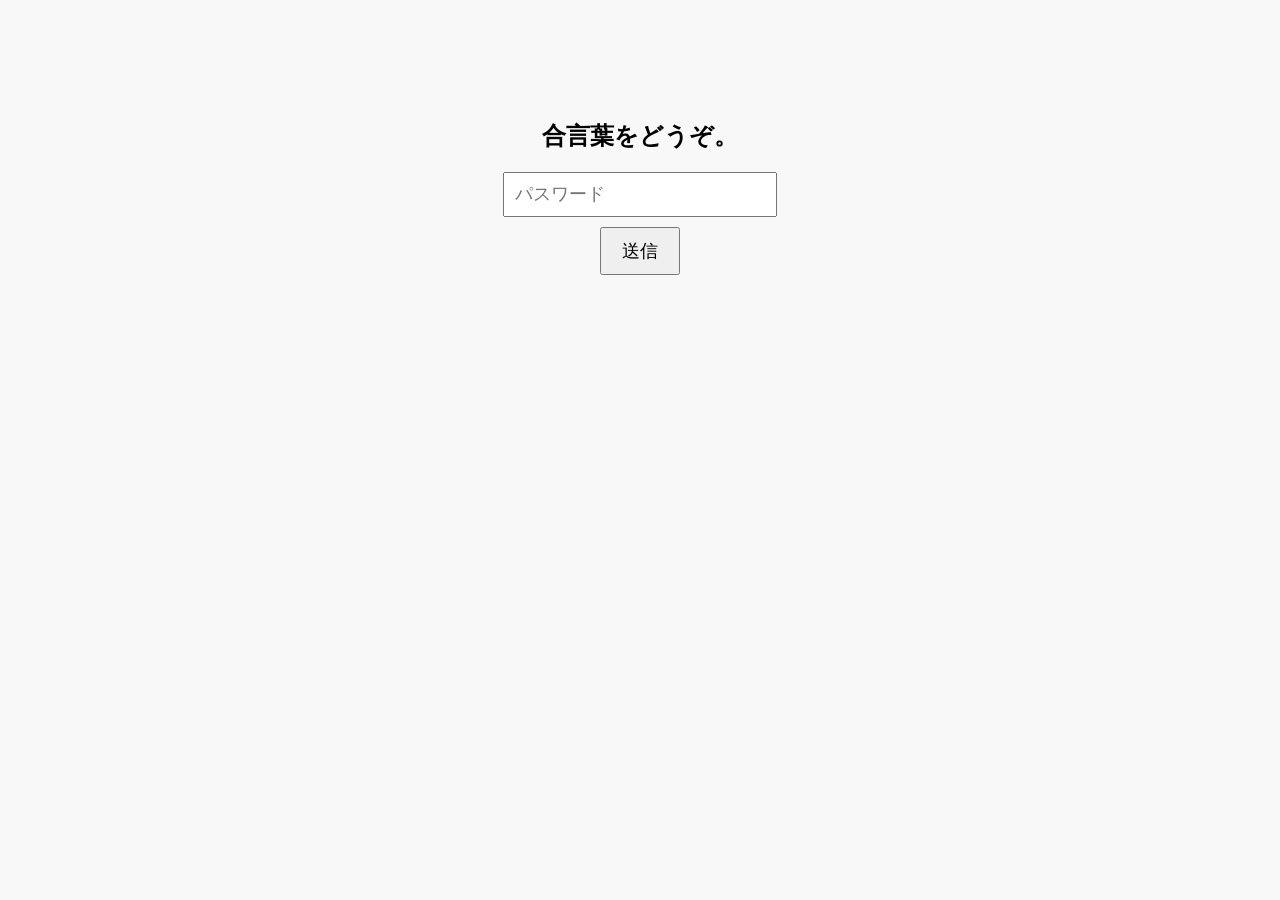
<file: index.html>
<!DOCTYPE html>
<html lang="ja">
<head>
  <meta charset="UTF-8" />
  <meta name="viewport" content="width=device-width, initial-scale=1.0" />
  <title>My Portfolio</title>
  <link href="https://fonts.googleapis.com/css2?family=Noto+Sans+JP:wght@400;700&display=swap" rel="stylesheet">
  <link rel="stylesheet" href="style.css">
</head>
<body>
  <script>
  // password.html から来た場合だけ index.html を表示
  const ref = document.referrer;

  // もし直アクセスなら password.html に戻す
  if (!ref.includes("password.html")) {
    window.location.href = "password.html";
  }
</script>

  <header>
    <h1>いも()</h1>
    <p>わたしの全部がここに。一見さんお断り。</p>
  </header>
  
  <img src="img/usahana.jpg" alt="飾り" class="decoration">

  <section>
    <h2>ぱーそなる。</h2>
    <ul>
      <li>Twitter ──　<a href="https://x.com/imo_bmen">@imo_bmen</a></li>
      <li>Instagram</li>
      <li>note</li>
    </ul>
  </section>

  <section>
    <h2>ぽーとふぉりお。</h2>
    <div class="work-card">
      <h3>
        <a href="works.html">★MV</a>
        <span class="subtext">　ちょうどいい品質のMVが見れます。</span>
      </h3>
    </div>
  </section>

  <section>
    <h2>ぶろぐ。</h2>
    <h3>
      <a href="booklog.html">タイトル未定</a>
    </h3>
    <p><a href="https://github.com/あなたのユーザー名">GitHub</a></p>
  </section>
</body>
</html>
</file>
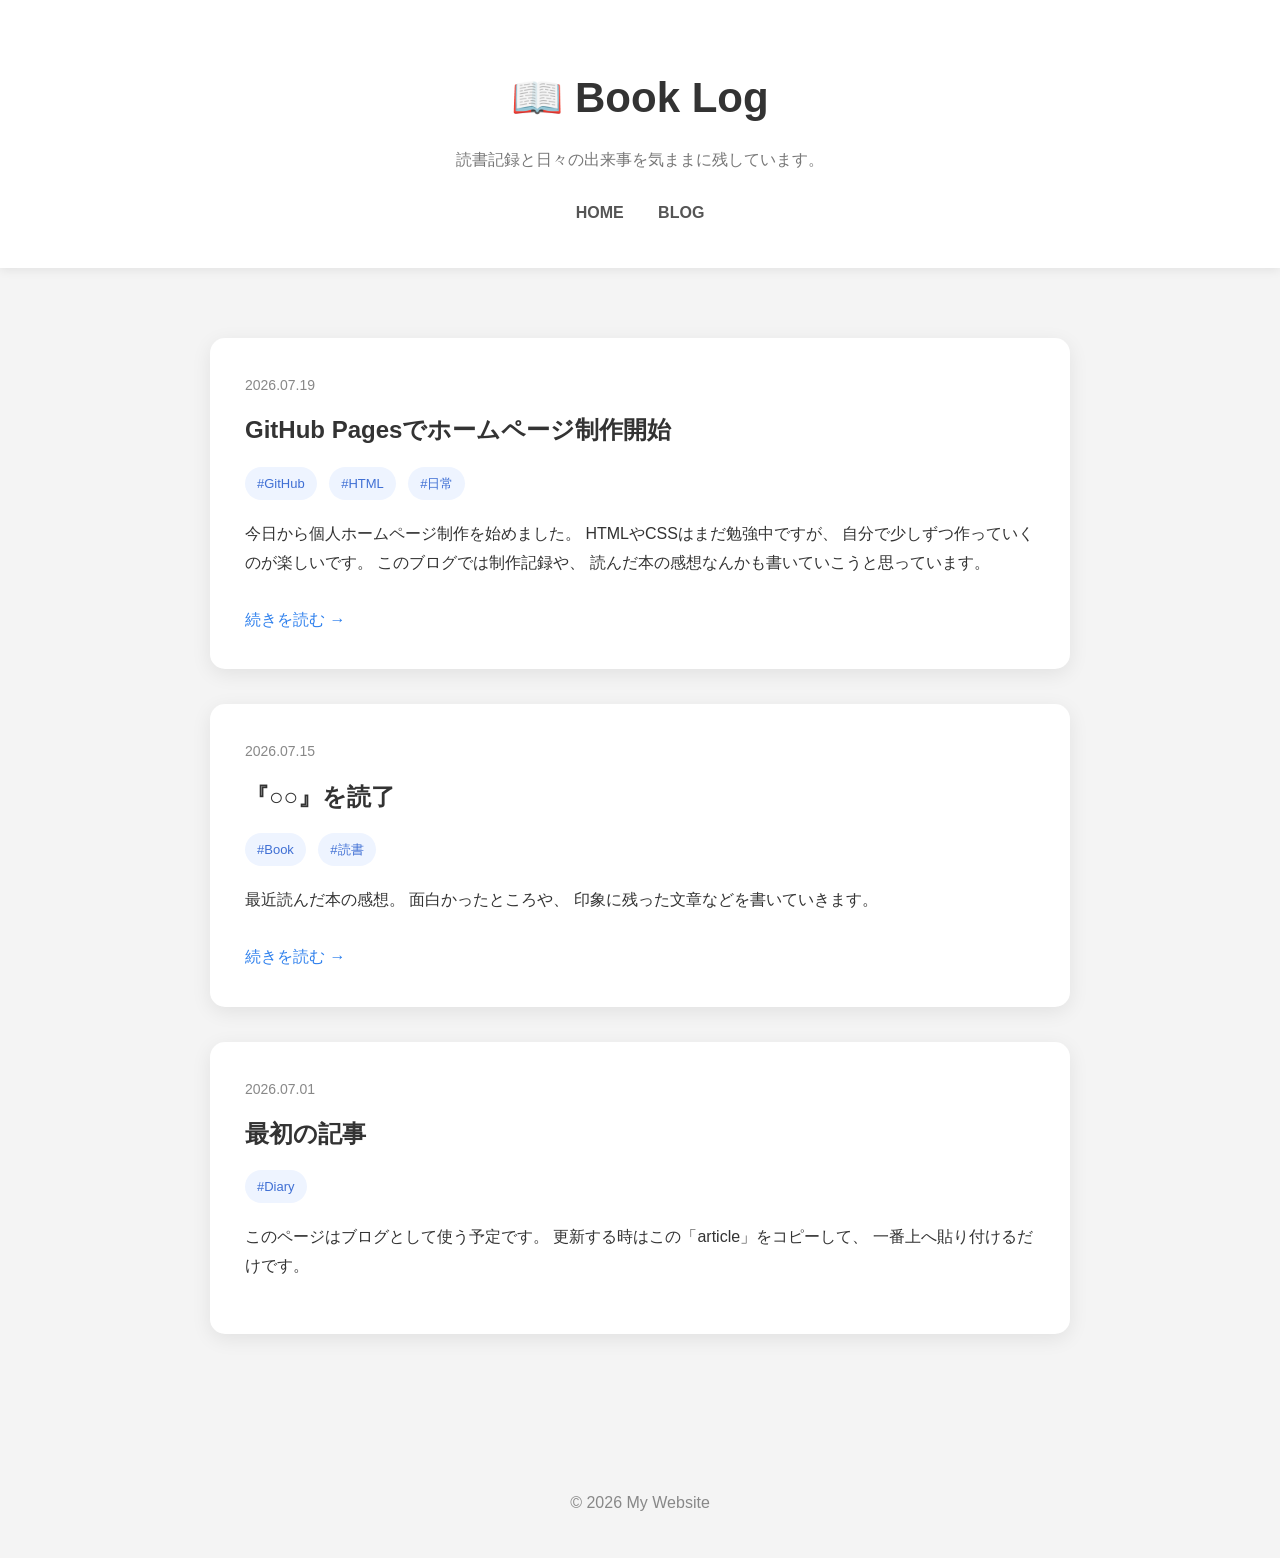
<file: booklog.html>
<!DOCTYPE html>
<html lang="ja">
<head>
<meta charset="UTF-8">
<meta name="viewport" content="width=device-width, initial-scale=1.0">
<title>Book Log | My Website</title>

<style>

*{
    margin:0;
    padding:0;
    box-sizing:border-box;
}

body{
    background:#f4f4f4;
    font-family:-apple-system,BlinkMacSystemFont,"Segoe UI",sans-serif;
    color:#333;
    line-height:1.8;
}

/* ===== ヘッダー ===== */

header{
    background:white;
    text-align:center;
    padding:60px 20px 40px;
    box-shadow:0 2px 10px rgba(0,0,0,.08);
}

header h1{
    font-size:42px;
    margin-bottom:10px;
}

header p{
    color:#777;
}

/* ===== ナビ ===== */

nav{
    margin-top:25px;
}

nav a{
    color:#555;
    text-decoration:none;
    margin:0 15px;
    font-weight:bold;
    transition:.3s;
}

nav a:hover{
    color:#2f80ed;
}

/* ===== メイン ===== */

main{
    max-width:900px;
    margin:50px auto;
    padding:20px;
}

/* ===== 記事 ===== */

.post{
    background:white;
    border-radius:15px;
    padding:35px;
    margin-bottom:35px;
    box-shadow:0 5px 20px rgba(0,0,0,.08);
    transition:.25s;
}

.post:hover{
    transform:translateY(-3px);
}

.date{
    color:#888;
    font-size:14px;
    margin-bottom:10px;
}

.post h2{
    margin-bottom:15px;
}

.tags{
    margin-bottom:20px;
}

.tags span{
    display:inline-block;
    background:#eef4ff;
    color:#3f6fd4;
    border-radius:20px;
    padding:5px 12px;
    margin-right:8px;
    font-size:13px;
}

.post p{
    margin-bottom:18px;
}

.readmore{
    display:inline-block;
    margin-top:10px;
    color:#2f80ed;
    text-decoration:none;
}

.readmore:hover{
    text-decoration:underline;
}

/* ===== フッター ===== */

footer{
    text-align:center;
    color:#888;
    padding:40px;
    margin-top:60px;
}

</style>

</head>

<body>

<header>

<h1>📖 Book Log</h1>

<p>
読書記録と日々の出来事を気ままに残しています。
</p>

<nav>
<a href="index.html">HOME</a>
<a href="booklog.html">BLOG</a>
</nav>

</header>

<main>

<article class="post">

<div class="date">
2026.07.19
</div>

<h2>
GitHub Pagesでホームページ制作開始
</h2>

<div class="tags">
<span>#GitHub</span>
<span>#HTML</span>
<span>#日常</span>
</div>

<p>

今日から個人ホームページ制作を始めました。

HTMLやCSSはまだ勉強中ですが、
自分で少しずつ作っていくのが楽しいです。

このブログでは制作記録や、
読んだ本の感想なんかも書いていこうと思っています。

</p>

<a href="#" class="readmore">
続きを読む →
</a>

</article>





<article class="post">

<div class="date">
2026.07.15
</div>

<h2>
『○○』を読了
</h2>

<div class="tags">
<span>#Book</span>
<span>#読書</span>
</div>

<p>

最近読んだ本の感想。

面白かったところや、
印象に残った文章などを書いていきます。

</p>

<a href="#" class="readmore">
続きを読む →
</a>

</article>





<article class="post">

<div class="date">
2026.07.01
</div>

<h2>
最初の記事
</h2>

<div class="tags">
<span>#Diary</span>
</div>

<p>

このページはブログとして使う予定です。

更新する時はこの「article」をコピーして、
一番上へ貼り付けるだけです。

</p>

</article>

</main>

<footer>

© 2026 My Website

</footer>

</body>
</html>
</file>
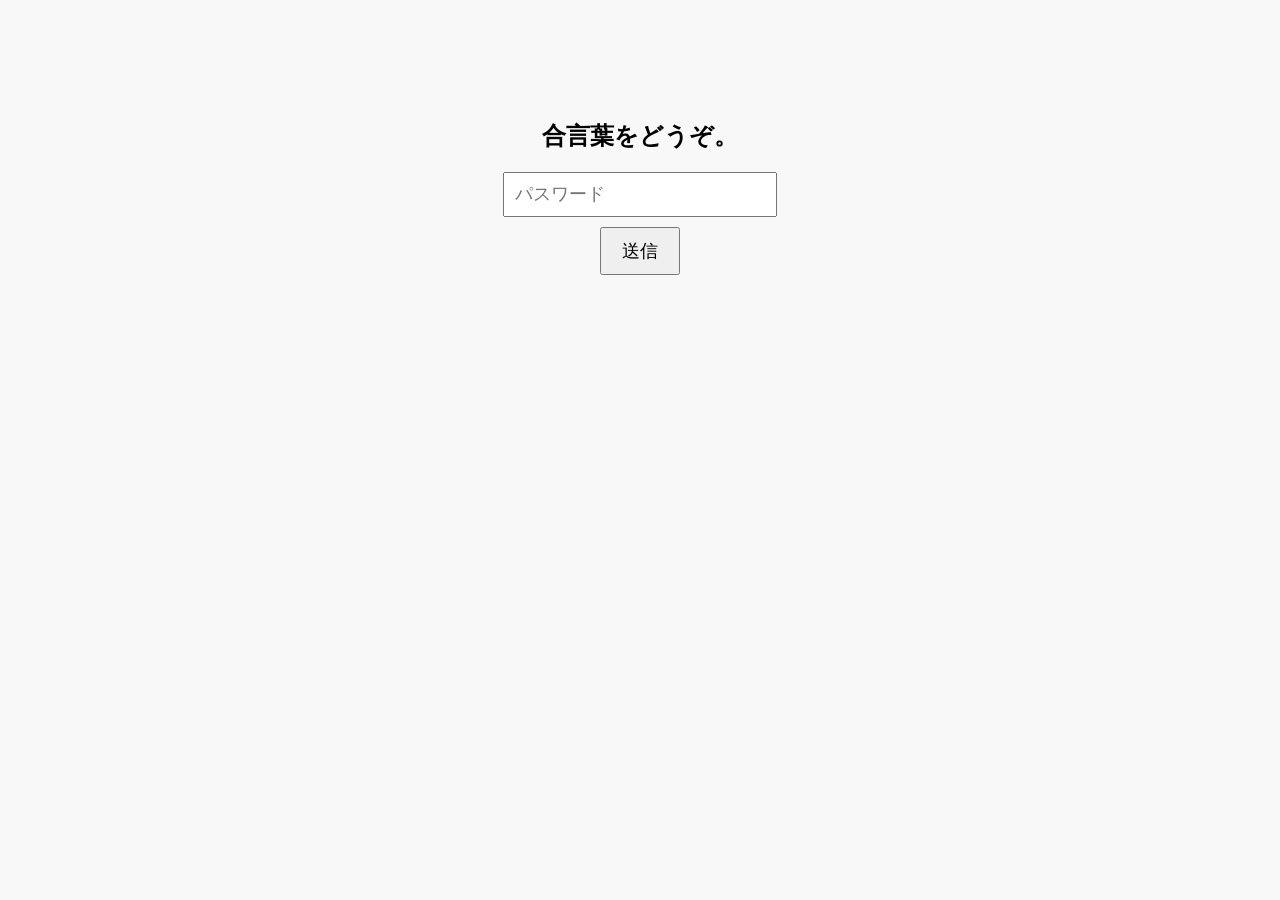
<file: password.html>
<!DOCTYPE html>
<html lang="ja">
<head>
  <meta charset="UTF-8">
  <title>パスワード認証</title>
  <style>
    body {
      font-family: sans-serif;
      text-align: center;
      margin-top: 120px;
      background-color: #f8f8f8;
    }
    input {
      font-size: 18px;
      padding: 10px;
      width: 250px;
      margin-bottom: 10px;
    }
    button {
      font-size: 18px;
      padding: 10px 20px;
      cursor: pointer;
    }
  </style>
</head>
<body>

  <h2>合言葉をどうぞ。</h2>

  <input type="password" id="pw" placeholder="パスワード">
  <br>
  <button onclick="checkPassword()">送信</button>

  <script>
    function checkPassword() {
      const password = "imo_sukidayo";  // ← 好きなパスワードに変更！
      const input = document.getElementById("pw").value;

      if (input === password) {
        window.location.href = "index.html";  // → 本編へ
      } else {
        alert("それじゃだめ。");
      }
    }
  </script>

</body>
</html>
</file>
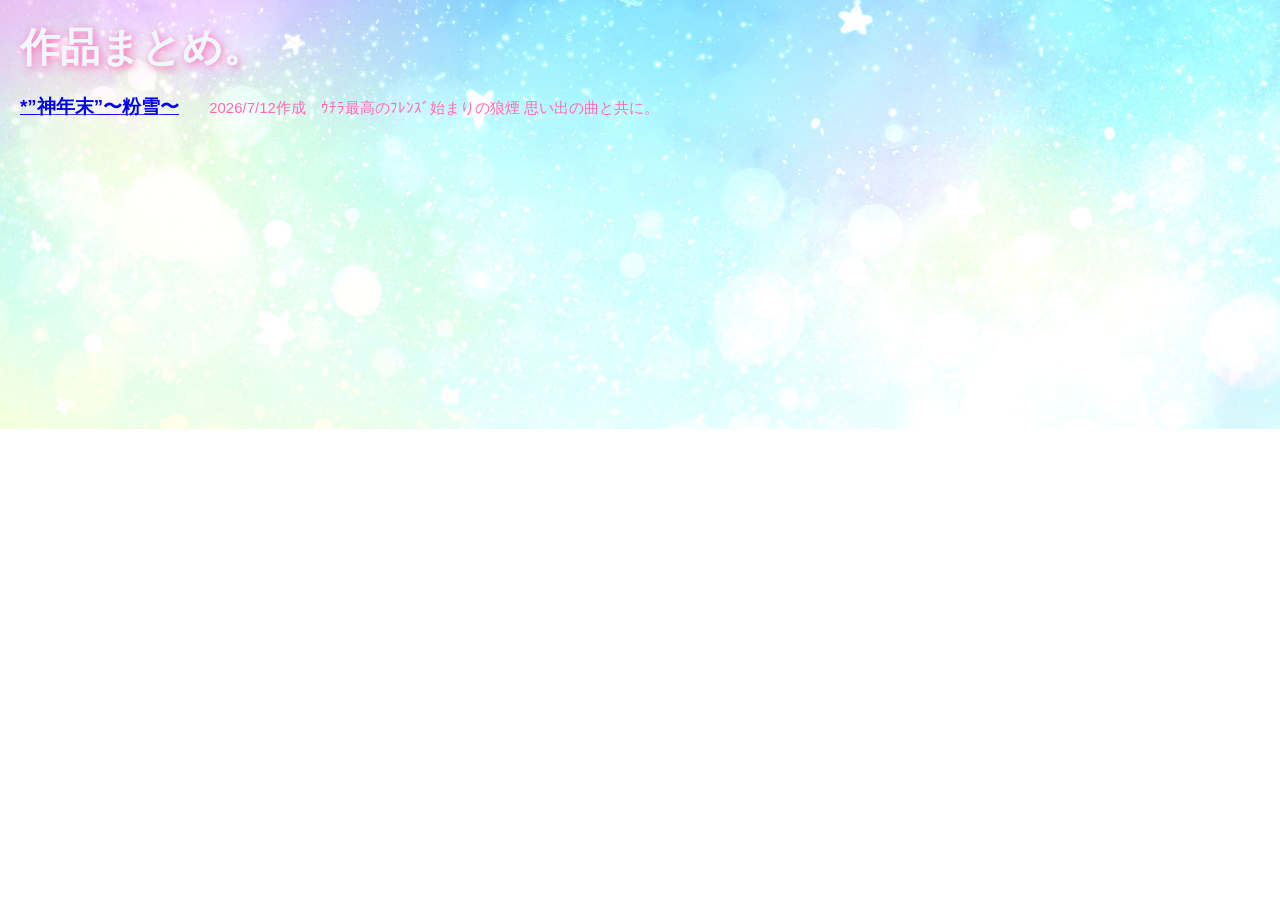
<file: works.html>
<!DOCTYPE html>
<html>
<head>
  <meta charset="UTF-8" />
  <meta name="viewport" content="width=device-width, initial-scale=1.0" />
  <link rel="stylesheet" href="style.css">
  <meta charset="utf-8">
  <title>作品一覧</title>
</head>
<body>
  <h1>作品まとめ。</h1>
  <h3>
    <a href="https://youtube.com/shorts/i0J3ruR0LaQ?feature=share">*”神年末”〜粉雪〜</a>
    <span class="subtext">　2026/7/12作成　ｳﾁﾗ最高のﾌﾚﾝｽﾞ始まりの狼煙 思い出の曲と共に。</span>
    
  </h3>
</body>
</html>
</file>
<file: style.css>
body {
    background-image: url('img/yumekawab02_.jpg');
    background-size: cover;
    background-repeat: no-repeat;
    background-position: center;
/*  font-family: YuGothic,'Yu Gothic',sans-serif; */
    font-family: 'ヒラギノ丸ゴ ProN','Hiragino Maru Gothic ProN',sans-serif;
    margin: 0;          /* 余白をリセット */
    padding: 0 20px;    /* 横に少し余白だけ */
    color: #ff69b4;
    text-shadow: 2px 2px 8px #f0f8ff;
  }

  header {
    width: 100%;       /* 幅いっぱいに */
    margin-bottom: 40px;
    text-align: center; /* 子要素を中央に揃える */
  }

  h1 {
    font-size: 2.5em;
    color: #f0f8ff;
    text-shadow: 2px 2px 8px #ff69b4;
    margin: 0;          /* 上下余白をリセット */
    display: inline-block; /* ブロック幅を文字幅に合わせる */
    margin-top: 20px; /* 上に20pxの余白 */
    margin-bottom: 0; /* 下は0 */
  }
  h3 .subtext { /* h3と同じ行の説明書き */
  font-size: 0.8em;   /* h3より小さく */
  font-weight: normal; /* 太字を解除 */
  color: #ff69b4;         /* 少し薄い色 */
  margin-left: 10px;   /* 見出しとの間隔 */
}

  p {
    text-align: center; /* サブタイトルも中央に */
  }

  nav a {
    margin-right: 15px;
    text-decoration: none;
    color: #0078ff;
  }

  section {
    margin-bottom: 40px;
    max-width: 1000px;  /* セクションは幅制限 */
    margin-left: auto;
    margin-right: auto;
  }

  .work-card {
    border: 1px solid #ddd;
    padding: 15px;
    border-radius: 8px;
    margin-bottom: 15px;
  }

.decoration {
    /* position: relative; */
    width: 200px;
    height: auto;
    display: block;
    margin: 0 auto;
    /* top: 300px;   /* 下へ20px */ */
    /* left: 1000px;  /* 右へ50px */ */
}
</file>
